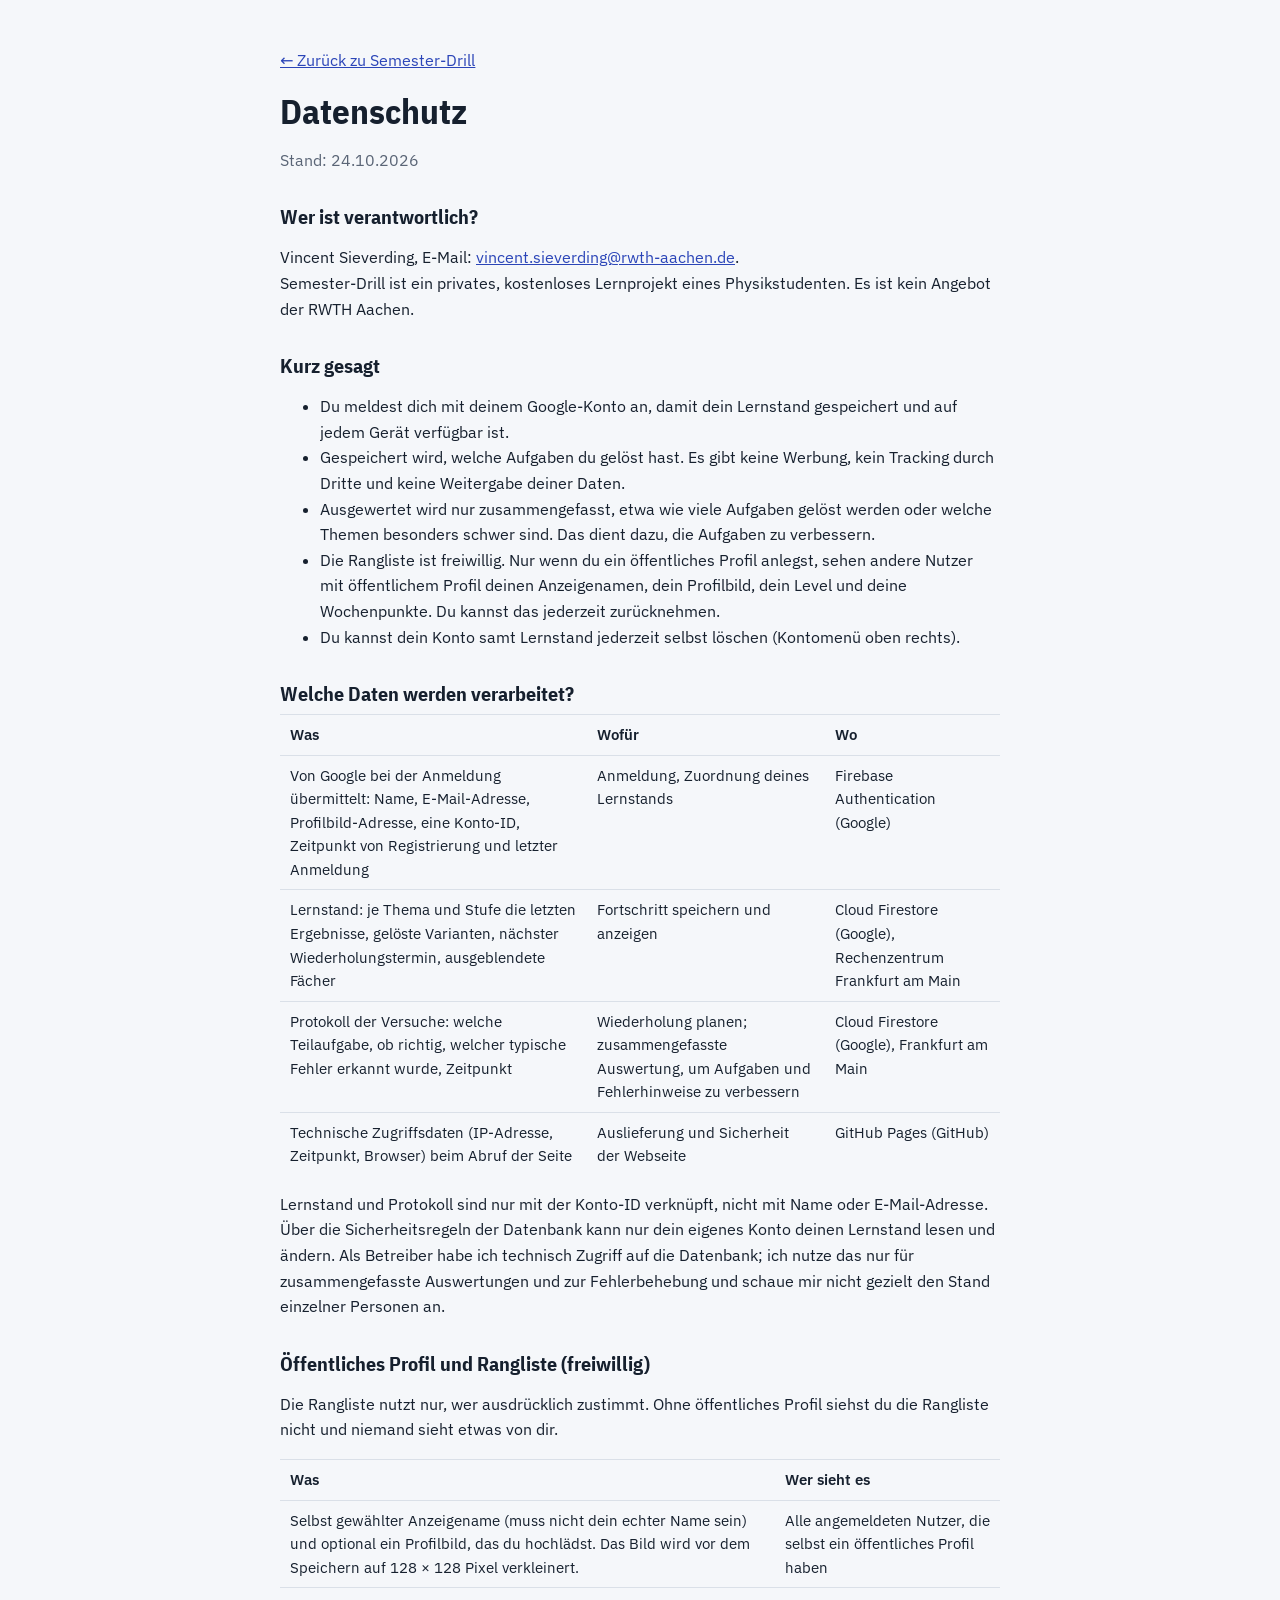
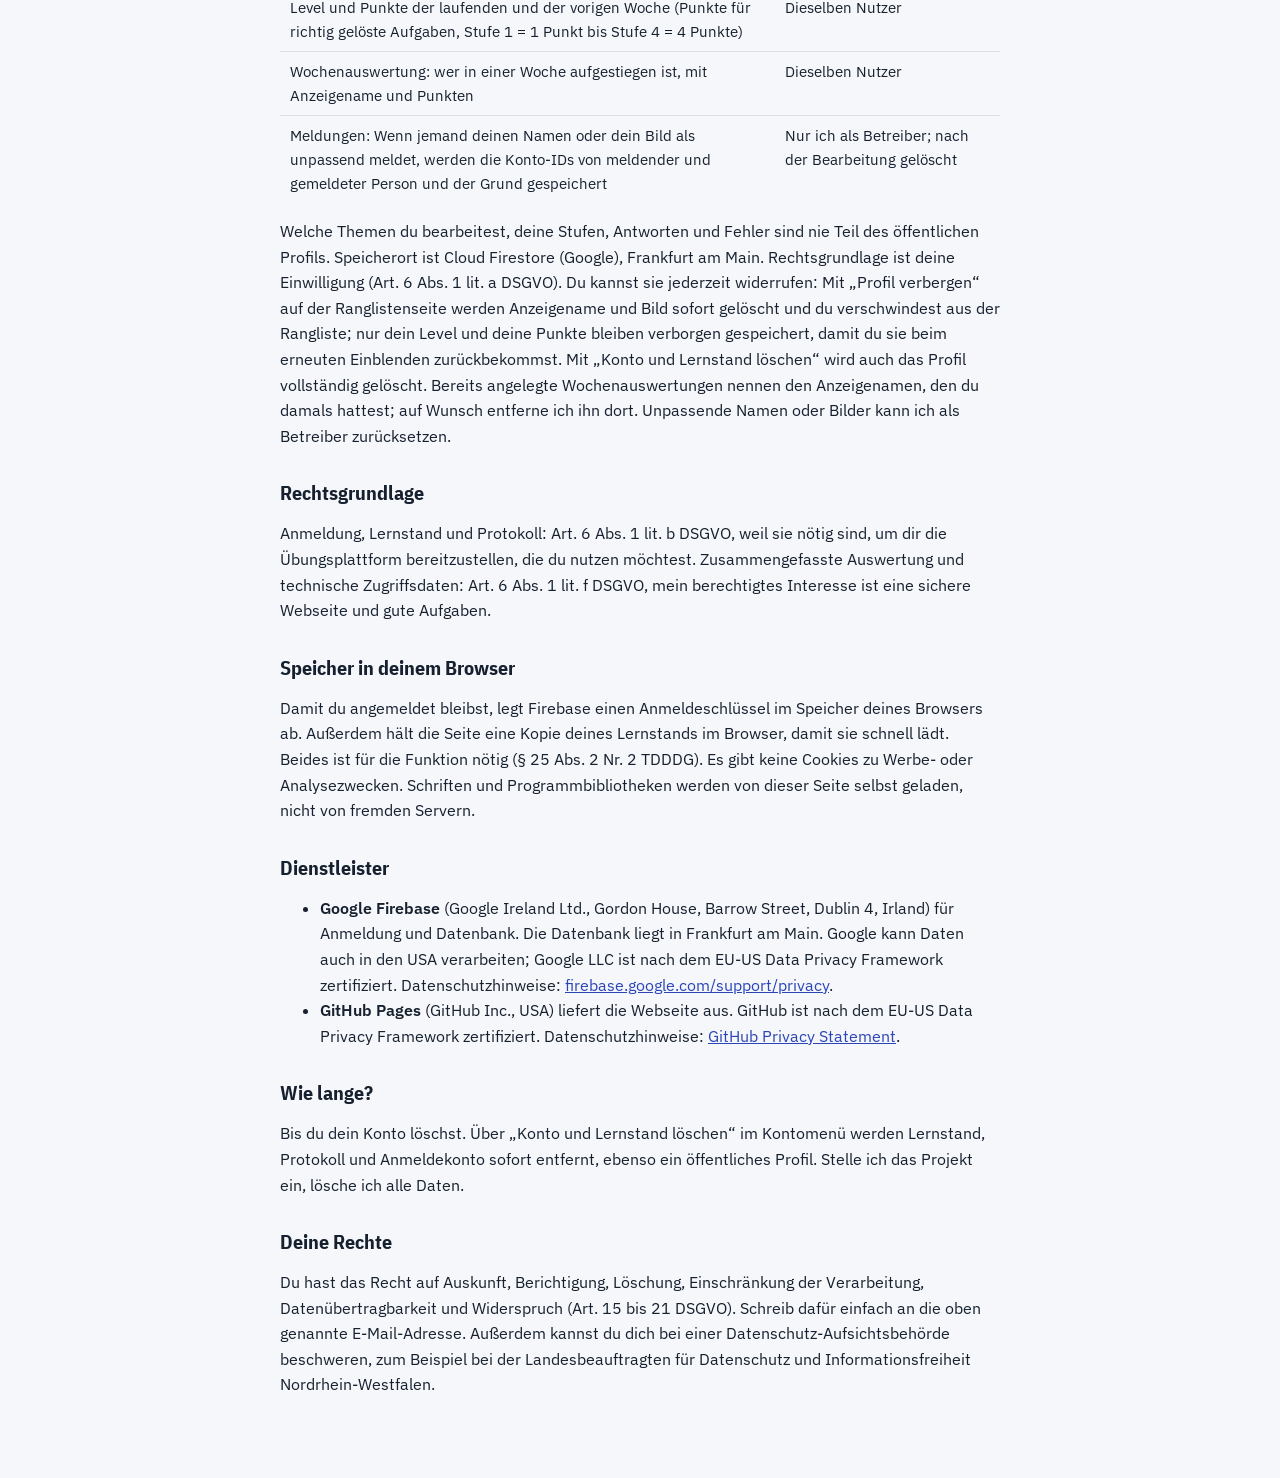
<file: datenschutz.html>
<!doctype html>
<html lang="de">
<head>
<meta charset="utf-8">
<meta name="viewport" content="width=device-width, initial-scale=1">
<title>Datenschutz · Semester-Drill</title>
<link rel="stylesheet" href="fonts/fonts.css">
<style>
:root { --ground: #F5F7FA; --surface: #FFFFFF; --ink: #16202E; --muted: #5A6576; --rule: #DAE0E8; --accent: #2B45B8;
  --display: "IBM Plex Sans Condensed", "Arial Narrow", sans-serif; --body: "IBM Plex Sans", "Segoe UI", system-ui, sans-serif; }
@media (prefers-color-scheme: dark) { :root:not([data-theme="light"]) { --ground: #0E131A; --surface: #151C26; --ink: #E4E9F0; --muted: #98A3B3; --rule: #2A3444; --accent: #8FA3FF; } }
:root[data-theme="dark"] { --ground: #0E131A; --surface: #151C26; --ink: #E4E9F0; --muted: #98A3B3; --rule: #2A3444; --accent: #8FA3FF; }
* { box-sizing: border-box; }
body { background: var(--ground); color: var(--ink); font-family: var(--body); line-height: 1.6; margin: 0; padding: 0 16px 64px; }
main { max-width: 72ch; margin: 0 auto; padding-top: 32px; }
h1, h2 { font-family: var(--display); line-height: 1.2; }
h1 { font-size: 2.2rem; margin: 0 0 4px; }
h2 { font-size: 1.25rem; margin: 32px 0 8px; }
a { color: var(--accent); }
.muted { color: var(--muted); }
table { border-collapse: collapse; width: 100%; font-size: .92rem; }
th, td { text-align: left; vertical-align: top; padding: 8px 10px; border-top: 1px solid var(--rule); }
</style>
</head>
<body>
<main>
<p><a href="./">← Zurück zu Semester-Drill</a></p>
<h1>Datenschutz</h1>
<p class="muted">Stand: 24.10.2026</p>

<h2>Wer ist verantwortlich?</h2>
<p>Vincent Sieverding, E-Mail: <a href="mailto:vincent.sieverding@rwth-aachen.de">vincent.sieverding@rwth-aachen.de</a>.<br>
Semester-Drill ist ein privates, kostenloses Lernprojekt eines Physikstudenten. Es ist kein Angebot der RWTH Aachen.</p>

<h2>Kurz gesagt</h2>
<ul>
  <li>Du meldest dich mit deinem Google-Konto an, damit dein Lernstand gespeichert und auf jedem Gerät verfügbar ist.</li>
  <li>Gespeichert wird, welche Aufgaben du gelöst hast. Es gibt keine Werbung, kein Tracking durch Dritte und keine Weitergabe deiner Daten.</li>
  <li>Ausgewertet wird nur zusammengefasst, etwa wie viele Aufgaben gelöst werden oder welche Themen besonders schwer sind.
    Das dient dazu, die Aufgaben zu verbessern.</li>
  <li>Die Rangliste ist freiwillig. Nur wenn du ein öffentliches Profil anlegst, sehen andere Nutzer mit öffentlichem
    Profil deinen Anzeigenamen, dein Profilbild, dein Level und deine Wochenpunkte. Du kannst das jederzeit zurücknehmen.</li>
  <li>Du kannst dein Konto samt Lernstand jederzeit selbst löschen (Kontomenü oben rechts).</li>
</ul>

<h2>Welche Daten werden verarbeitet?</h2>
<table>
  <tr><th>Was</th><th>Wofür</th><th>Wo</th></tr>
  <tr><td>Von Google bei der Anmeldung übermittelt: Name, E-Mail-Adresse, Profilbild-Adresse, eine Konto-ID, Zeitpunkt
    von Registrierung und letzter Anmeldung</td><td>Anmeldung, Zuordnung deines Lernstands</td><td>Firebase Authentication (Google)</td></tr>
  <tr><td>Lernstand: je Thema und Stufe die letzten Ergebnisse, gelöste Varianten, nächster Wiederholungstermin, ausgeblendete Fächer</td>
    <td>Fortschritt speichern und anzeigen</td><td>Cloud Firestore (Google), Rechenzentrum Frankfurt am Main</td></tr>
  <tr><td>Protokoll der Versuche: welche Teilaufgabe, ob richtig, welcher typische Fehler erkannt wurde, Zeitpunkt</td>
    <td>Wiederholung planen; zusammengefasste Auswertung, um Aufgaben und Fehlerhinweise zu verbessern</td>
    <td>Cloud Firestore (Google), Frankfurt am Main</td></tr>
  <tr><td>Technische Zugriffsdaten (IP-Adresse, Zeitpunkt, Browser) beim Abruf der Seite</td>
    <td>Auslieferung und Sicherheit der Webseite</td><td>GitHub Pages (GitHub)</td></tr>
</table>
<p>Lernstand und Protokoll sind nur mit der Konto-ID verknüpft, nicht mit Name oder E-Mail-Adresse. Über die
Sicherheitsregeln der Datenbank kann nur dein eigenes Konto deinen Lernstand lesen und ändern. Als Betreiber habe ich
technisch Zugriff auf die Datenbank; ich nutze das nur für zusammengefasste Auswertungen und zur Fehlerbehebung und
schaue mir nicht gezielt den Stand einzelner Personen an.</p>

<h2 id="rangliste">Öffentliches Profil und Rangliste (freiwillig)</h2>
<p>Die Rangliste nutzt nur, wer ausdrücklich zustimmt. Ohne öffentliches Profil siehst du die Rangliste nicht und
niemand sieht etwas von dir.</p>
<table>
  <tr><th>Was</th><th>Wer sieht es</th></tr>
  <tr><td>Selbst gewählter Anzeigename (muss nicht dein echter Name sein) und optional ein Profilbild, das du hochlädst.
    Das Bild wird vor dem Speichern auf 128 × 128 Pixel verkleinert.</td>
    <td>Alle angemeldeten Nutzer, die selbst ein öffentliches Profil haben</td></tr>
  <tr><td>Level und Punkte der laufenden und der vorigen Woche (Punkte für richtig gelöste Aufgaben, Stufe 1 = 1 Punkt
    bis Stufe 4 = 4 Punkte)</td><td>Dieselben Nutzer</td></tr>
  <tr><td>Wochenauswertung: wer in einer Woche aufgestiegen ist, mit Anzeigename und Punkten</td><td>Dieselben Nutzer</td></tr>
  <tr><td>Meldungen: Wenn jemand deinen Namen oder dein Bild als unpassend meldet, werden die Konto-IDs von meldender
    und gemeldeter Person und der Grund gespeichert</td><td>Nur ich als Betreiber; nach der Bearbeitung gelöscht</td></tr>
</table>
<p>Welche Themen du bearbeitest, deine Stufen, Antworten und Fehler sind nie Teil des öffentlichen Profils.
Speicherort ist Cloud Firestore (Google), Frankfurt am Main. Rechtsgrundlage ist deine Einwilligung (Art. 6 Abs. 1
lit. a DSGVO). Du kannst sie jederzeit widerrufen: Mit „Profil verbergen“ auf der Ranglistenseite werden Anzeigename
und Bild sofort gelöscht und du verschwindest aus der Rangliste; nur dein Level und deine Punkte bleiben verborgen
gespeichert, damit du sie beim erneuten Einblenden zurückbekommst. Mit „Konto und Lernstand löschen“ wird auch das
Profil vollständig gelöscht. Bereits angelegte Wochenauswertungen nennen den Anzeigenamen, den du damals hattest; auf
Wunsch entferne ich ihn dort. Unpassende Namen oder Bilder kann ich als Betreiber zurücksetzen.</p>

<h2>Rechtsgrundlage</h2>
<p>Anmeldung, Lernstand und Protokoll: Art. 6 Abs. 1 lit. b DSGVO, weil sie nötig sind, um dir die Übungsplattform
bereitzustellen, die du nutzen möchtest. Zusammengefasste Auswertung und technische Zugriffsdaten: Art. 6 Abs. 1 lit. f
DSGVO, mein berechtigtes Interesse ist eine sichere Webseite und gute Aufgaben.</p>

<h2>Speicher in deinem Browser</h2>
<p>Damit du angemeldet bleibst, legt Firebase einen Anmeldeschlüssel im Speicher deines Browsers ab. Außerdem hält die
Seite eine Kopie deines Lernstands im Browser, damit sie schnell lädt. Beides ist für die Funktion nötig (§ 25 Abs. 2
Nr. 2 TDDDG). Es gibt keine Cookies zu Werbe- oder Analysezwecken. Schriften und Programmbibliotheken werden von dieser
Seite selbst geladen, nicht von fremden Servern.</p>

<h2>Dienstleister</h2>
<ul>
  <li><strong>Google Firebase</strong> (Google Ireland Ltd., Gordon House, Barrow Street, Dublin 4, Irland) für Anmeldung
    und Datenbank. Die Datenbank liegt in Frankfurt am Main. Google kann Daten auch in den USA verarbeiten; Google LLC ist
    nach dem EU-US Data Privacy Framework zertifiziert. Datenschutzhinweise:
    <a href="https://firebase.google.com/support/privacy">firebase.google.com/support/privacy</a>.</li>
  <li><strong>GitHub Pages</strong> (GitHub Inc., USA) liefert die Webseite aus. GitHub ist nach dem EU-US Data Privacy
    Framework zertifiziert. Datenschutzhinweise:
    <a href="https://docs.github.com/de/site-policy/privacy-policies/github-general-privacy-statement">GitHub Privacy Statement</a>.</li>
</ul>

<h2>Wie lange?</h2>
<p>Bis du dein Konto löschst. Über „Konto und Lernstand löschen“ im Kontomenü werden Lernstand, Protokoll und
Anmeldekonto sofort entfernt, ebenso ein öffentliches Profil. Stelle ich das Projekt ein, lösche ich alle Daten.</p>

<h2>Deine Rechte</h2>
<p>Du hast das Recht auf Auskunft, Berichtigung, Löschung, Einschränkung der Verarbeitung, Datenübertragbarkeit und
Widerspruch (Art. 15 bis 21 DSGVO). Schreib dafür einfach an die oben genannte E-Mail-Adresse. Außerdem kannst du dich bei
einer Datenschutz-Aufsichtsbehörde beschweren, zum Beispiel bei der Landesbeauftragten für Datenschutz und
Informationsfreiheit Nordrhein-Westfalen.</p>
</main>
</body>
</html>
</file>
<file: fonts/fonts.css>
/* greek */
@font-face {
  font-family: 'IBM Plex Sans';
  font-style: normal;
  font-weight: 400;
  font-stretch: 100%;
  font-display: swap;
  src: url(IBMPlexSans-400-greek.woff2) format('woff2');
  unicode-range: U+0370-0377, U+037A-037F, U+0384-038A, U+038C, U+038E-03A1, U+03A3-03FF;
}
/* latin-ext */
@font-face {
  font-family: 'IBM Plex Sans';
  font-style: normal;
  font-weight: 400;
  font-stretch: 100%;
  font-display: swap;
  src: url(IBMPlexSans-400-latin-ext.woff2) format('woff2');
  unicode-range: U+0100-02BA, U+02BD-02C5, U+02C7-02CC, U+02CE-02D7, U+02DD-02FF, U+0304, U+0308, U+0329, U+1D00-1DBF, U+1E00-1E9F, U+1EF2-1EFF, U+2020, U+20A0-20AB, U+20AD-20C4, U+2113, U+2C60-2C7F, U+A720-A7FF;
}
/* latin */
@font-face {
  font-family: 'IBM Plex Sans';
  font-style: normal;
  font-weight: 400;
  font-stretch: 100%;
  font-display: swap;
  src: url(IBMPlexSans-400-latin.woff2) format('woff2');
  unicode-range: U+0000-00FF, U+0131, U+0152-0153, U+02BB-02BC, U+02C6, U+02DA, U+02DC, U+0304, U+0308, U+0329, U+2000-206F, U+20AC, U+2122, U+2191, U+2193, U+2212, U+2215, U+FEFF, U+FFFD;
}
/* greek */
@font-face {
  font-family: 'IBM Plex Sans';
  font-style: normal;
  font-weight: 500;
  font-stretch: 100%;
  font-display: swap;
  src: url(IBMPlexSans-500-greek.woff2) format('woff2');
  unicode-range: U+0370-0377, U+037A-037F, U+0384-038A, U+038C, U+038E-03A1, U+03A3-03FF;
}
/* latin-ext */
@font-face {
  font-family: 'IBM Plex Sans';
  font-style: normal;
  font-weight: 500;
  font-stretch: 100%;
  font-display: swap;
  src: url(IBMPlexSans-500-latin-ext.woff2) format('woff2');
  unicode-range: U+0100-02BA, U+02BD-02C5, U+02C7-02CC, U+02CE-02D7, U+02DD-02FF, U+0304, U+0308, U+0329, U+1D00-1DBF, U+1E00-1E9F, U+1EF2-1EFF, U+2020, U+20A0-20AB, U+20AD-20C4, U+2113, U+2C60-2C7F, U+A720-A7FF;
}
/* latin */
@font-face {
  font-family: 'IBM Plex Sans';
  font-style: normal;
  font-weight: 500;
  font-stretch: 100%;
  font-display: swap;
  src: url(IBMPlexSans-500-latin.woff2) format('woff2');
  unicode-range: U+0000-00FF, U+0131, U+0152-0153, U+02BB-02BC, U+02C6, U+02DA, U+02DC, U+0304, U+0308, U+0329, U+2000-206F, U+20AC, U+2122, U+2191, U+2193, U+2212, U+2215, U+FEFF, U+FFFD;
}
/* greek */
@font-face {
  font-family: 'IBM Plex Sans';
  font-style: normal;
  font-weight: 600;
  font-stretch: 100%;
  font-display: swap;
  src: url(IBMPlexSans-600-greek.woff2) format('woff2');
  unicode-range: U+0370-0377, U+037A-037F, U+0384-038A, U+038C, U+038E-03A1, U+03A3-03FF;
}
/* latin-ext */
@font-face {
  font-family: 'IBM Plex Sans';
  font-style: normal;
  font-weight: 600;
  font-stretch: 100%;
  font-display: swap;
  src: url(IBMPlexSans-600-latin-ext.woff2) format('woff2');
  unicode-range: U+0100-02BA, U+02BD-02C5, U+02C7-02CC, U+02CE-02D7, U+02DD-02FF, U+0304, U+0308, U+0329, U+1D00-1DBF, U+1E00-1E9F, U+1EF2-1EFF, U+2020, U+20A0-20AB, U+20AD-20C4, U+2113, U+2C60-2C7F, U+A720-A7FF;
}
/* latin */
@font-face {
  font-family: 'IBM Plex Sans';
  font-style: normal;
  font-weight: 600;
  font-stretch: 100%;
  font-display: swap;
  src: url(IBMPlexSans-600-latin.woff2) format('woff2');
  unicode-range: U+0000-00FF, U+0131, U+0152-0153, U+02BB-02BC, U+02C6, U+02DA, U+02DC, U+0304, U+0308, U+0329, U+2000-206F, U+20AC, U+2122, U+2191, U+2193, U+2212, U+2215, U+FEFF, U+FFFD;
}
/* latin-ext */
@font-face {
  font-family: 'IBM Plex Sans Condensed';
  font-style: normal;
  font-weight: 500;
  font-display: swap;
  src: url(IBMPlexSansCondensed-500-latin-ext.woff2) format('woff2');
  unicode-range: U+0100-02BA, U+02BD-02C5, U+02C7-02CC, U+02CE-02D7, U+02DD-02FF, U+0304, U+0308, U+0329, U+1D00-1DBF, U+1E00-1E9F, U+1EF2-1EFF, U+2020, U+20A0-20AB, U+20AD-20C4, U+2113, U+2C60-2C7F, U+A720-A7FF;
}
/* latin */
@font-face {
  font-family: 'IBM Plex Sans Condensed';
  font-style: normal;
  font-weight: 500;
  font-display: swap;
  src: url(IBMPlexSansCondensed-500-latin.woff2) format('woff2');
  unicode-range: U+0000-00FF, U+0131, U+0152-0153, U+02BB-02BC, U+02C6, U+02DA, U+02DC, U+0304, U+0308, U+0329, U+2000-206F, U+20AC, U+2122, U+2191, U+2193, U+2212, U+2215, U+FEFF, U+FFFD;
}
/* latin-ext */
@font-face {
  font-family: 'IBM Plex Sans Condensed';
  font-style: normal;
  font-weight: 600;
  font-display: swap;
  src: url(IBMPlexSansCondensed-600-latin-ext.woff2) format('woff2');
  unicode-range: U+0100-02BA, U+02BD-02C5, U+02C7-02CC, U+02CE-02D7, U+02DD-02FF, U+0304, U+0308, U+0329, U+1D00-1DBF, U+1E00-1E9F, U+1EF2-1EFF, U+2020, U+20A0-20AB, U+20AD-20C4, U+2113, U+2C60-2C7F, U+A720-A7FF;
}
/* latin */
@font-face {
  font-family: 'IBM Plex Sans Condensed';
  font-style: normal;
  font-weight: 600;
  font-display: swap;
  src: url(IBMPlexSansCondensed-600-latin.woff2) format('woff2');
  unicode-range: U+0000-00FF, U+0131, U+0152-0153, U+02BB-02BC, U+02C6, U+02DA, U+02DC, U+0304, U+0308, U+0329, U+2000-206F, U+20AC, U+2122, U+2191, U+2193, U+2212, U+2215, U+FEFF, U+FFFD;
}
/* latin-ext */
@font-face {
  font-family: 'IBM Plex Sans Condensed';
  font-style: normal;
  font-weight: 700;
  font-display: swap;
  src: url(IBMPlexSansCondensed-700-latin-ext.woff2) format('woff2');
  unicode-range: U+0100-02BA, U+02BD-02C5, U+02C7-02CC, U+02CE-02D7, U+02DD-02FF, U+0304, U+0308, U+0329, U+1D00-1DBF, U+1E00-1E9F, U+1EF2-1EFF, U+2020, U+20A0-20AB, U+20AD-20C4, U+2113, U+2C60-2C7F, U+A720-A7FF;
}
/* latin */
@font-face {
  font-family: 'IBM Plex Sans Condensed';
  font-style: normal;
  font-weight: 700;
  font-display: swap;
  src: url(IBMPlexSansCondensed-700-latin.woff2) format('woff2');
  unicode-range: U+0000-00FF, U+0131, U+0152-0153, U+02BB-02BC, U+02C6, U+02DA, U+02DC, U+0304, U+0308, U+0329, U+2000-206F, U+20AC, U+2122, U+2191, U+2193, U+2212, U+2215, U+FEFF, U+FFFD;
}
/* greek */
@font-face {
  font-family: 'JetBrains Mono';
  font-style: normal;
  font-weight: 400;
  font-display: swap;
  src: url(JetBrainsMono-400-greek.woff2) format('woff2');
  unicode-range: U+0370-0377, U+037A-037F, U+0384-038A, U+038C, U+038E-03A1, U+03A3-03FF;
}
/* latin-ext */
@font-face {
  font-family: 'JetBrains Mono';
  font-style: normal;
  font-weight: 400;
  font-display: swap;
  src: url(JetBrainsMono-400-latin-ext.woff2) format('woff2');
  unicode-range: U+0100-02BA, U+02BD-02C5, U+02C7-02CC, U+02CE-02D7, U+02DD-02FF, U+0304, U+0308, U+0329, U+1D00-1DBF, U+1E00-1E9F, U+1EF2-1EFF, U+2020, U+20A0-20AB, U+20AD-20C4, U+2113, U+2C60-2C7F, U+A720-A7FF;
}
/* latin */
@font-face {
  font-family: 'JetBrains Mono';
  font-style: normal;
  font-weight: 400;
  font-display: swap;
  src: url(JetBrainsMono-400-latin.woff2) format('woff2');
  unicode-range: U+0000-00FF, U+0131, U+0152-0153, U+02BB-02BC, U+02C6, U+02DA, U+02DC, U+0304, U+0308, U+0329, U+2000-206F, U+20AC, U+2122, U+2191, U+2193, U+2212, U+2215, U+FEFF, U+FFFD;
}
/* greek */
@font-face {
  font-family: 'JetBrains Mono';
  font-style: normal;
  font-weight: 500;
  font-display: swap;
  src: url(JetBrainsMono-500-greek.woff2) format('woff2');
  unicode-range: U+0370-0377, U+037A-037F, U+0384-038A, U+038C, U+038E-03A1, U+03A3-03FF;
}
/* latin-ext */
@font-face {
  font-family: 'JetBrains Mono';
  font-style: normal;
  font-weight: 500;
  font-display: swap;
  src: url(JetBrainsMono-500-latin-ext.woff2) format('woff2');
  unicode-range: U+0100-02BA, U+02BD-02C5, U+02C7-02CC, U+02CE-02D7, U+02DD-02FF, U+0304, U+0308, U+0329, U+1D00-1DBF, U+1E00-1E9F, U+1EF2-1EFF, U+2020, U+20A0-20AB, U+20AD-20C4, U+2113, U+2C60-2C7F, U+A720-A7FF;
}
/* latin */
@font-face {
  font-family: 'JetBrains Mono';
  font-style: normal;
  font-weight: 500;
  font-display: swap;
  src: url(JetBrainsMono-500-latin.woff2) format('woff2');
  unicode-range: U+0000-00FF, U+0131, U+0152-0153, U+02BB-02BC, U+02C6, U+02DA, U+02DC, U+0304, U+0308, U+0329, U+2000-206F, U+20AC, U+2122, U+2191, U+2193, U+2212, U+2215, U+FEFF, U+FFFD;
}
</file>
